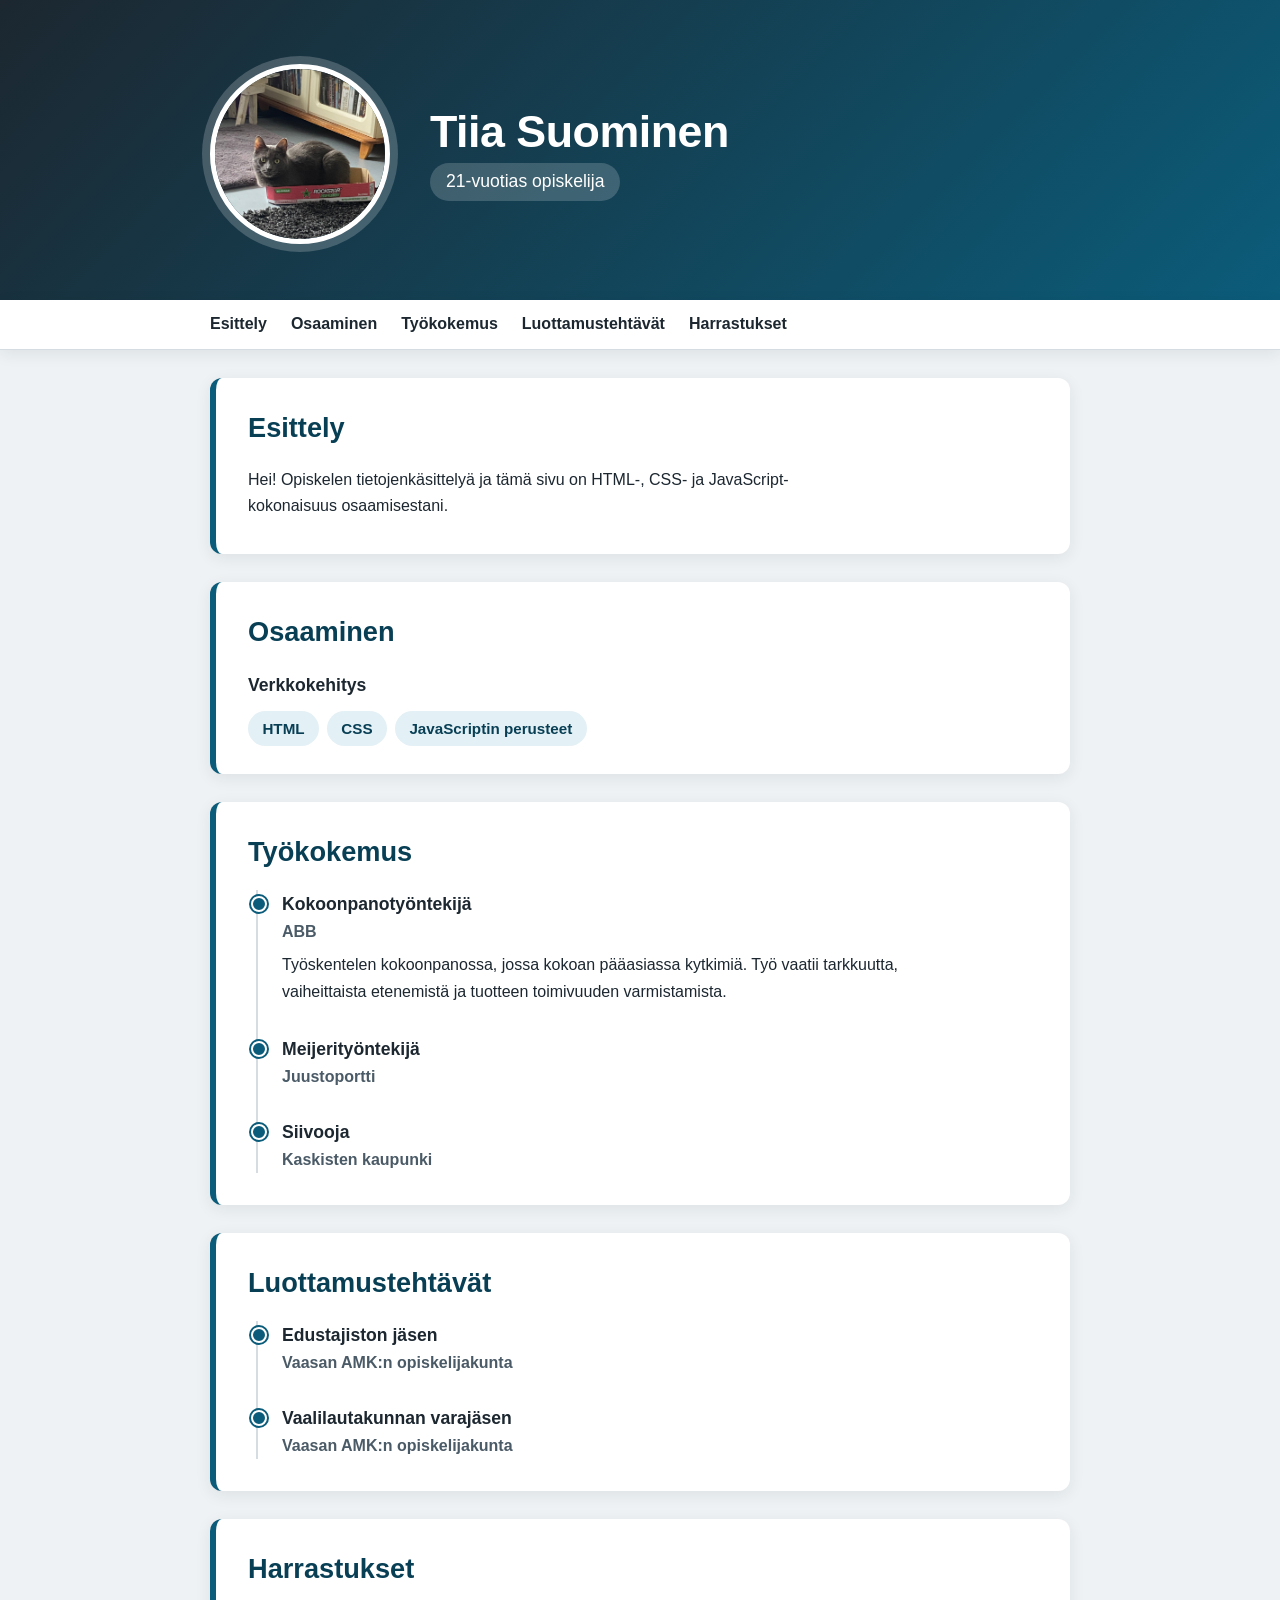
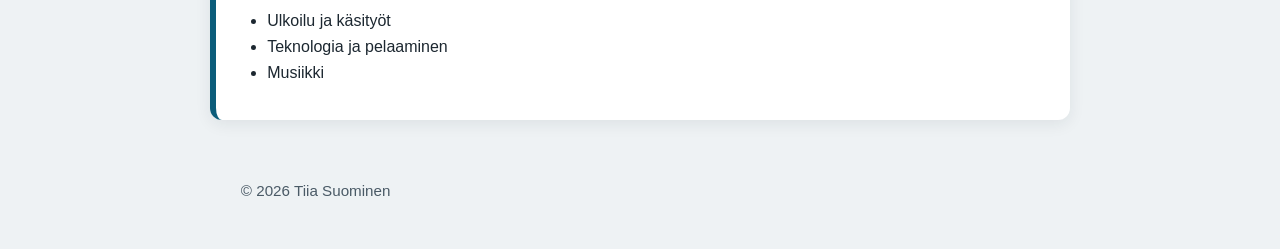
<file: index.html>
<!DOCTYPE html>
<html lang="fi">
<head>
  <meta charset="UTF-8">
  <meta name="viewport" content="width=device-width, initial-scale=1">
  <title>Tiia Suominen – Portfolio</title>
  <meta name="description" content="Tiia Suomisen henkilökohtainen portfolio: esittely, osaaminen, työkokemus ja harrastukset.">
  <link rel="stylesheet" href="css/style.css">
</head>
<body>
  <header>
    <div class="wrap">
      <img src="IMG_4287.jpg" alt="Kuvassa kissa">
      <div>
        <h1>Tiia Suominen</h1>
        <p class="lead" id="intro"><span id="age">–</span>-vuotias opiskelija</p>
      </div>
    </div>
  </header>

  <nav aria-label="Sivun osiot">
    <ul>
      <li><a href="#esittely">Esittely</a></li>
      <li><a href="#osaaminen">Osaaminen</a></li>
      <li><a href="#kokemus">Työkokemus</a></li>
      <li><a href="#luottamustehtavat">Luottamustehtävät</a></li>
      <li><a href="#harrastukset">Harrastukset</a></li>
    </ul>
  </nav>

  <main class="wrap">
    <section id="esittely">
      <h2>Esittely</h2>
      <p>Hei! Opiskelen tietojenkäsittelyä ja tämä sivu on HTML-, CSS- ja JavaScript-kokonaisuus osaamisestani.</p>
    </section>

    <section id="osaaminen">
      <h2>Osaaminen</h2>
      <div class="skills">
        <div>
          <h3>Verkkokehitys</h3>
          <ul class="chips">
            <li>HTML</li>
            <li>CSS</li>
            <li>JavaScriptin perusteet</li>
          </ul>
        </div>
      </div>
    </section>

    <section id="kokemus">
      <h2>Työkokemus</h2>
      <div class="timeline">
        <article class="job">
          <h3>Kokoonpanotyöntekijä</h3>
          <p class="meta">ABB</p>
          <p>Työskentelen kokoonpanossa, jossa kokoan pääasiassa kytkimiä. Työ vaatii tarkkuutta, vaiheittaista etenemistä ja tuotteen toimivuuden varmistamista.</p>
        </article>
        <article class="job">
          <h3>Meijerityöntekijä</h3>
          <p class="meta">Juustoportti</p>
        </article>
        <article class="job">
          <h3>Siivooja</h3>
          <p class="meta">Kaskisten kaupunki</p>
        </article>
      </div>
    </section>

    <section id="luottamustehtavat">
      <h2>Luottamustehtävät</h2>
      <div class="timeline">
        <article class="job">
          <h3>Edustajiston jäsen</h3>
          <p class="meta">Vaasan AMK:n opiskelijakunta</p>
        </article>
        <article class="job">
          <h3>Vaalilautakunnan varajäsen</h3>
          <p class="meta">Vaasan AMK:n opiskelijakunta</p>
        </article>
      </div>
    </section>

    <section id="harrastukset">
      <h2>Harrastukset</h2>
      <ul class="plain">
        <li>Ulkoilu ja käsityöt</li>
        <li>Teknologia ja pelaaminen</li>
        <li>Musiikki</li>
      </ul>
    </section>
  </main>

  <footer>
    <p>&copy; <span id="year">2026</span> Tiia Suominen</p>
  </footer>

  <script src="js/script.js"></script>
</body>
</html>
</file>
<file: css/style.css>
:root {
  --bg: #eef2f4;
  --surface: #ffffff;
  --ink: #1c2730;
  --muted: #4a5a66;
  --accent: #0b5c7a;
  --accent-dark: #083f55;
  --tint: #e3f0f5;
  --line: #d5dde2;
  --shadow: 0 4px 16px rgba(28, 39, 48, .08);
}
* { box-sizing: border-box; }
html { scroll-behavior: smooth; scroll-padding-top: 4.5rem; }
@media (prefers-reduced-motion: reduce) { html { scroll-behavior: auto; } }
body {
  margin: 0;
  font-family: "Segoe UI", Roboto, Helvetica, Arial, sans-serif;
  line-height: 1.65;
  color: var(--ink);
  background: var(--bg);
}
a { color: var(--accent); }
a:focus-visible { outline: 3px solid var(--accent); outline-offset: 2px; }
.wrap { max-width: 900px; margin: 0 auto; padding: 0 1.25rem; }

/* Yläosa */
header {
  background: linear-gradient(135deg, #1c2730 0%, #0b5c7a 100%);
  color: #fff;
  padding: 4rem 0 3.5rem;
}
header .wrap { display: flex; align-items: center; gap: 2.5rem; }
header img {
  width: 180px; height: 180px; border-radius: 50%; flex-shrink: 0;
  border: 5px solid #fff; background: #fff; object-fit: cover;
  box-shadow: 0 0 0 8px rgba(255, 255, 255, .2);
}
h1 { margin: 0 0 .4rem; font-size: 2.8rem; line-height: 1.1; letter-spacing: -.5px; }
.lead {
  display: inline-block; margin: 0; padding: .3rem 1rem;
  font-size: 1.1rem; color: #fff;
  background: rgba(255, 255, 255, .18); border-radius: 999px;
}

/* Valikko */
nav {
  position: sticky; top: 0; z-index: 10;
  background: rgba(255, 255, 255, .95);
  border-bottom: 1px solid var(--line);
  box-shadow: var(--shadow);
}
nav ul {
  list-style: none; margin: 0 auto; padding: .7rem 1.25rem;
  display: flex; flex-wrap: wrap; gap: .5rem 1.5rem; max-width: 900px;
}
nav a { text-decoration: none; font-weight: 600; color: var(--ink); padding: .25rem 0; border-bottom: 3px solid transparent; }
nav a:hover { color: var(--accent); border-bottom-color: var(--accent); }

/* Sisältö */
main { padding: .5rem 0 2rem; }
section {
  background: var(--surface);
  border-radius: 12px;
  border-left: 6px solid var(--accent);
  box-shadow: var(--shadow);
  padding: 1.75rem 2rem;
  margin: 1.75rem 0;
}
h2 { margin: 0 0 1rem; color: var(--accent-dark); font-size: 1.7rem; }
h3 { margin: 0; font-size: 1.1rem; }
p { margin: .4rem 0; max-width: 70ch; }
.meta { color: var(--muted); font-weight: 600; margin: 0 0 .2rem; }

/* Osaaminen */
.chips { list-style: none; margin: .7rem 0 0; padding: 0; display: flex; flex-wrap: wrap; gap: .5rem; }
.chips li {
  background: var(--tint); color: var(--accent-dark);
  padding: .3rem .9rem; border-radius: 999px; font-weight: 600; font-size: .95rem;
}
ul.plain { margin: .3rem 0; padding-left: 1.2rem; }

/* Aikajana */
.timeline { border-left: 2px solid var(--line); margin-left: .5rem; padding-left: 1.5rem; }
.job { position: relative; padding-bottom: 1.5rem; }
.job:last-child { padding-bottom: 0; }
.job::before {
  content: ""; position: absolute; left: calc(-1.5rem - 7px); top: .35rem;
  width: 12px; height: 12px; border-radius: 50%;
  background: var(--accent); border: 2px solid var(--surface);
  box-shadow: 0 0 0 2px var(--accent);
}

footer { text-align: center; color: var(--muted); padding: 1.5rem 1.25rem 2.5rem; font-size: .95rem; }

@media (max-width: 640px) {
  header { padding: 2.5rem 0; }
  header .wrap { flex-direction: column; text-align: center; gap: 1.5rem; }
  header img { width: 150px; height: 150px; }
  h1 { font-size: 2.1rem; }
  section { padding: 1.25rem; }
  nav ul { justify-content: center; }
}
</file>
